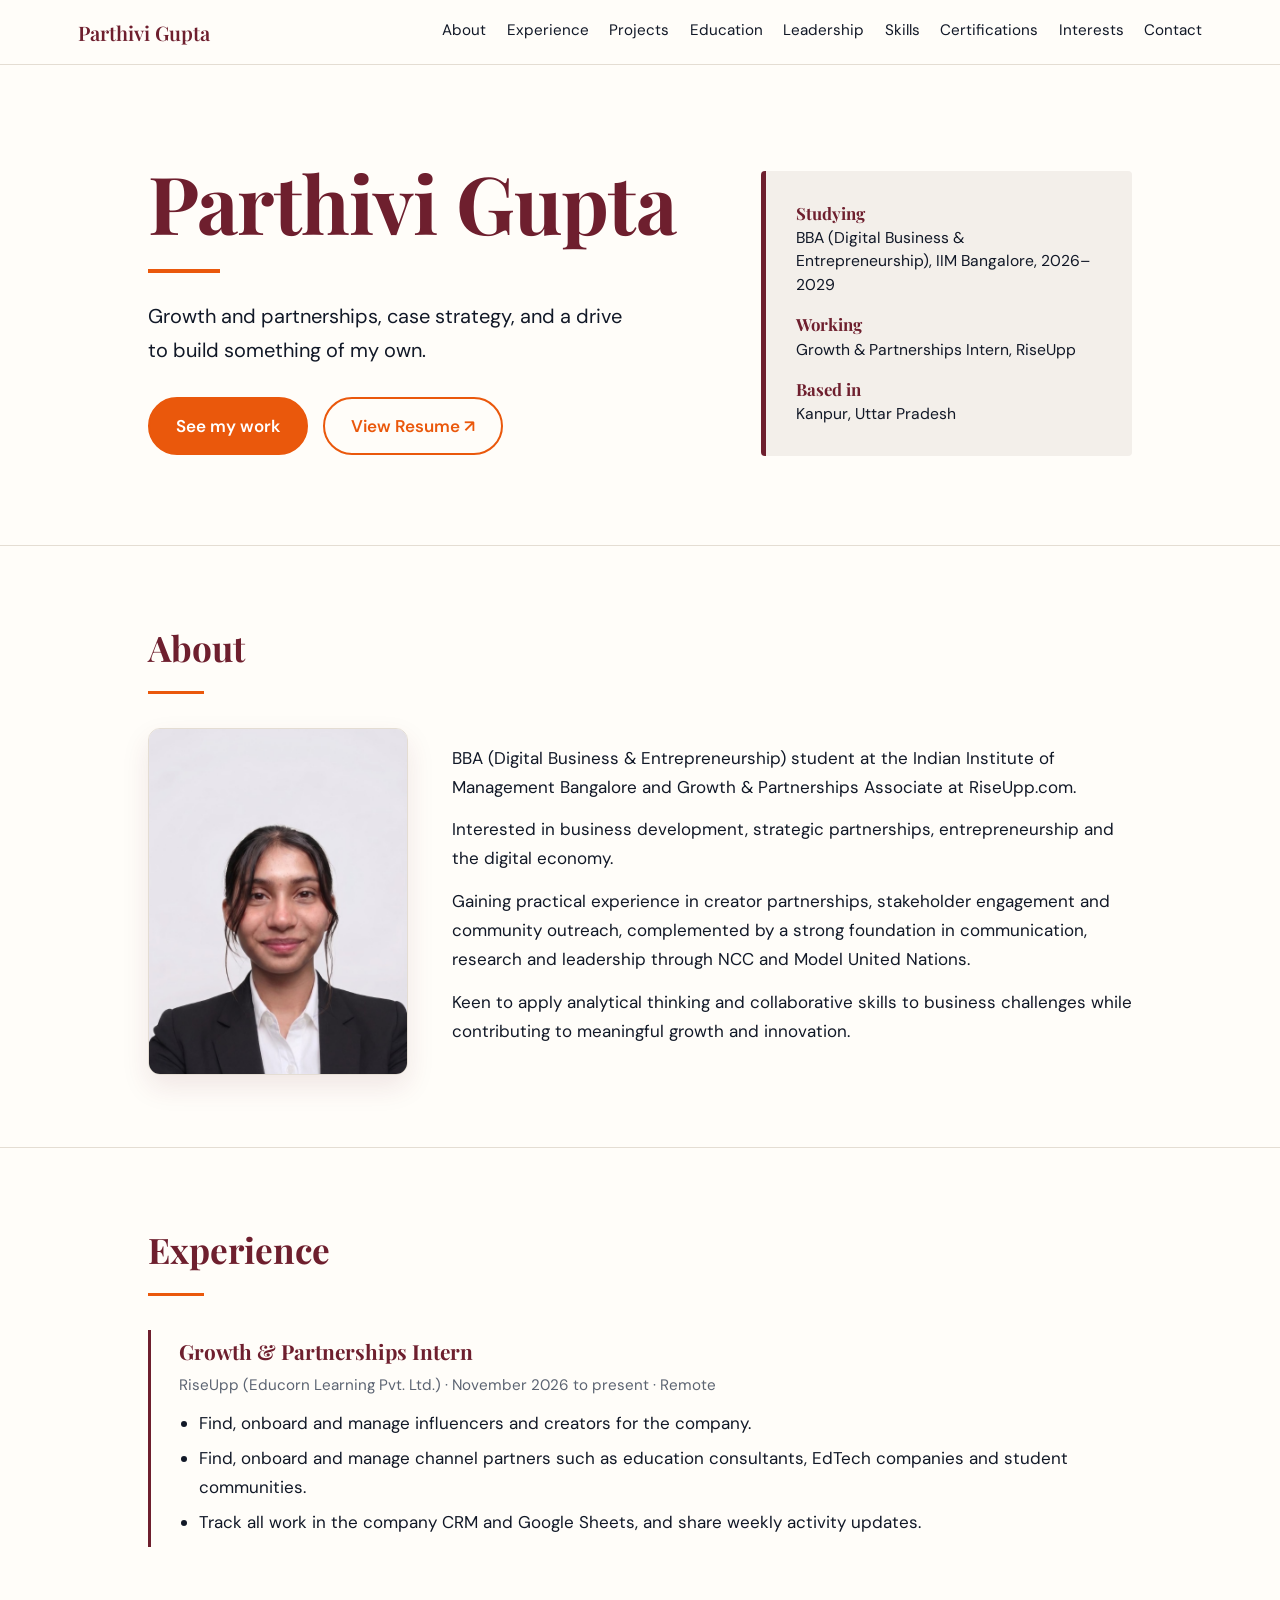
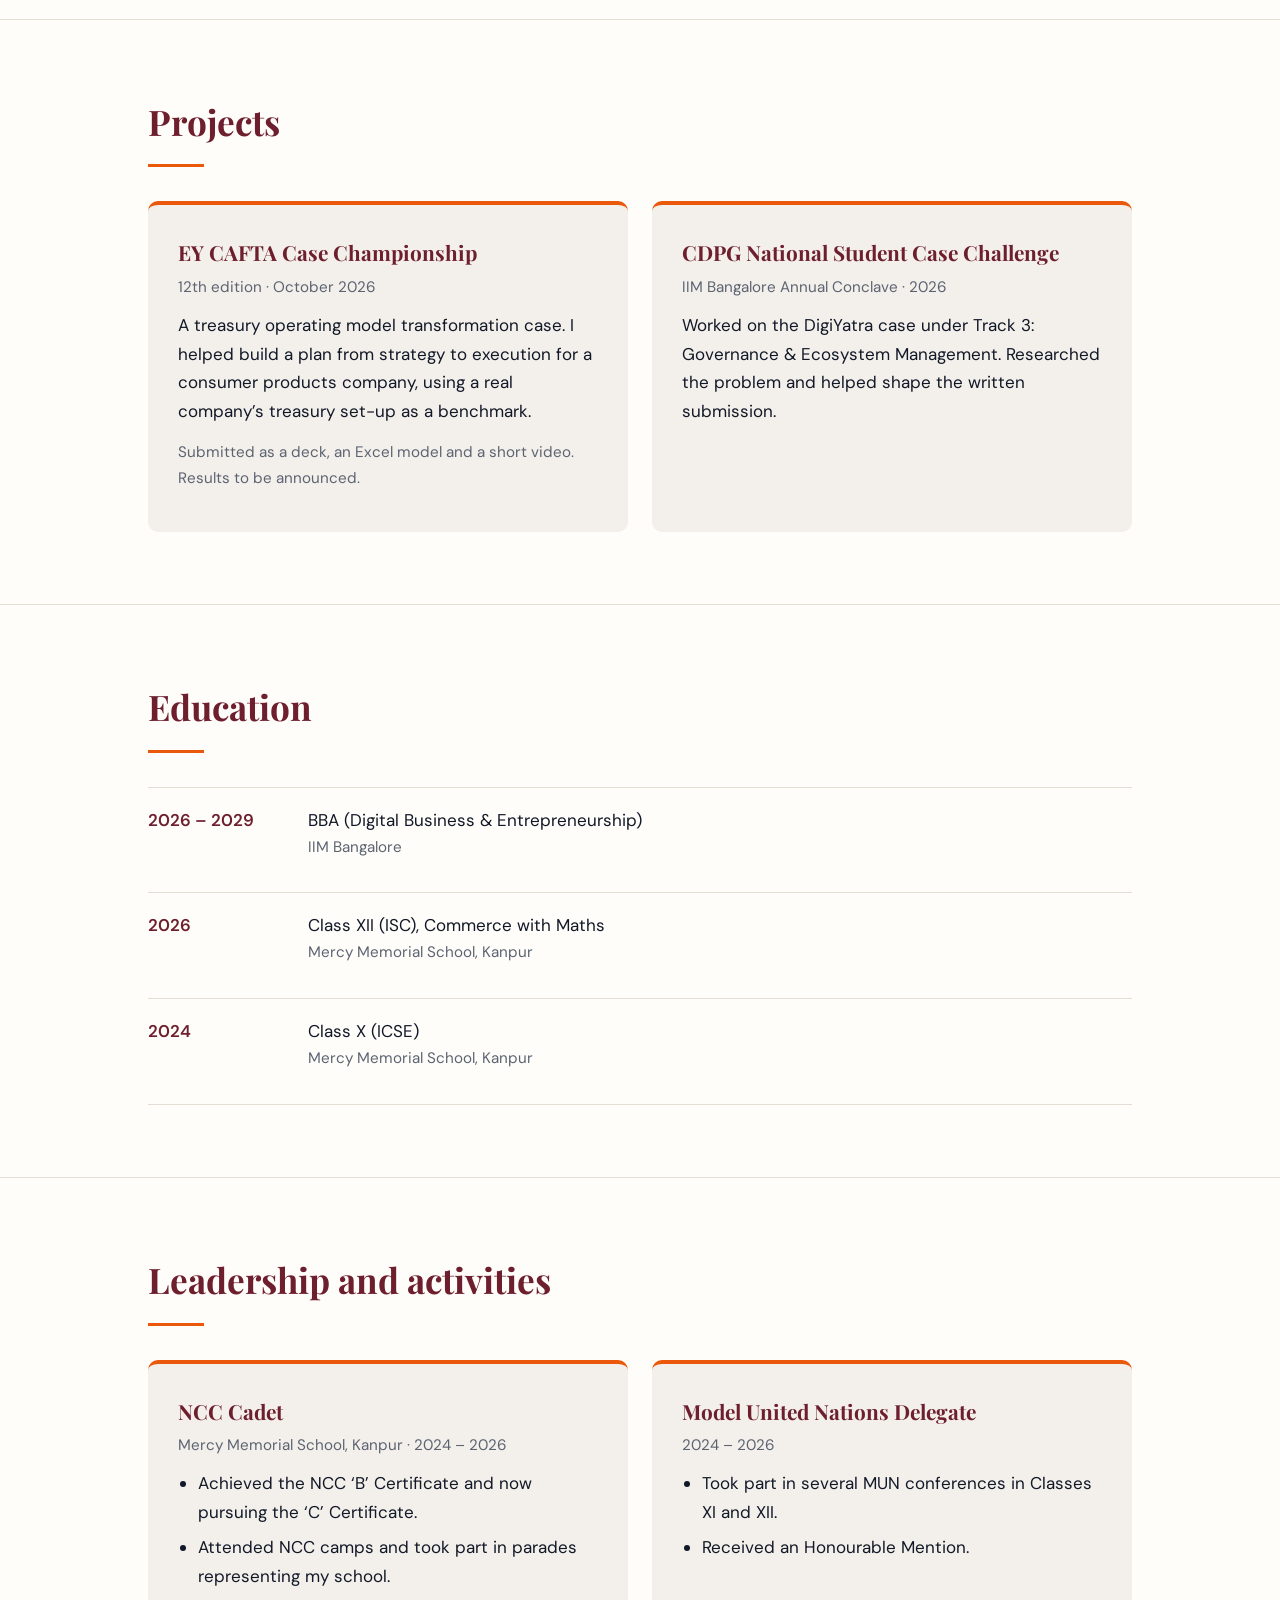
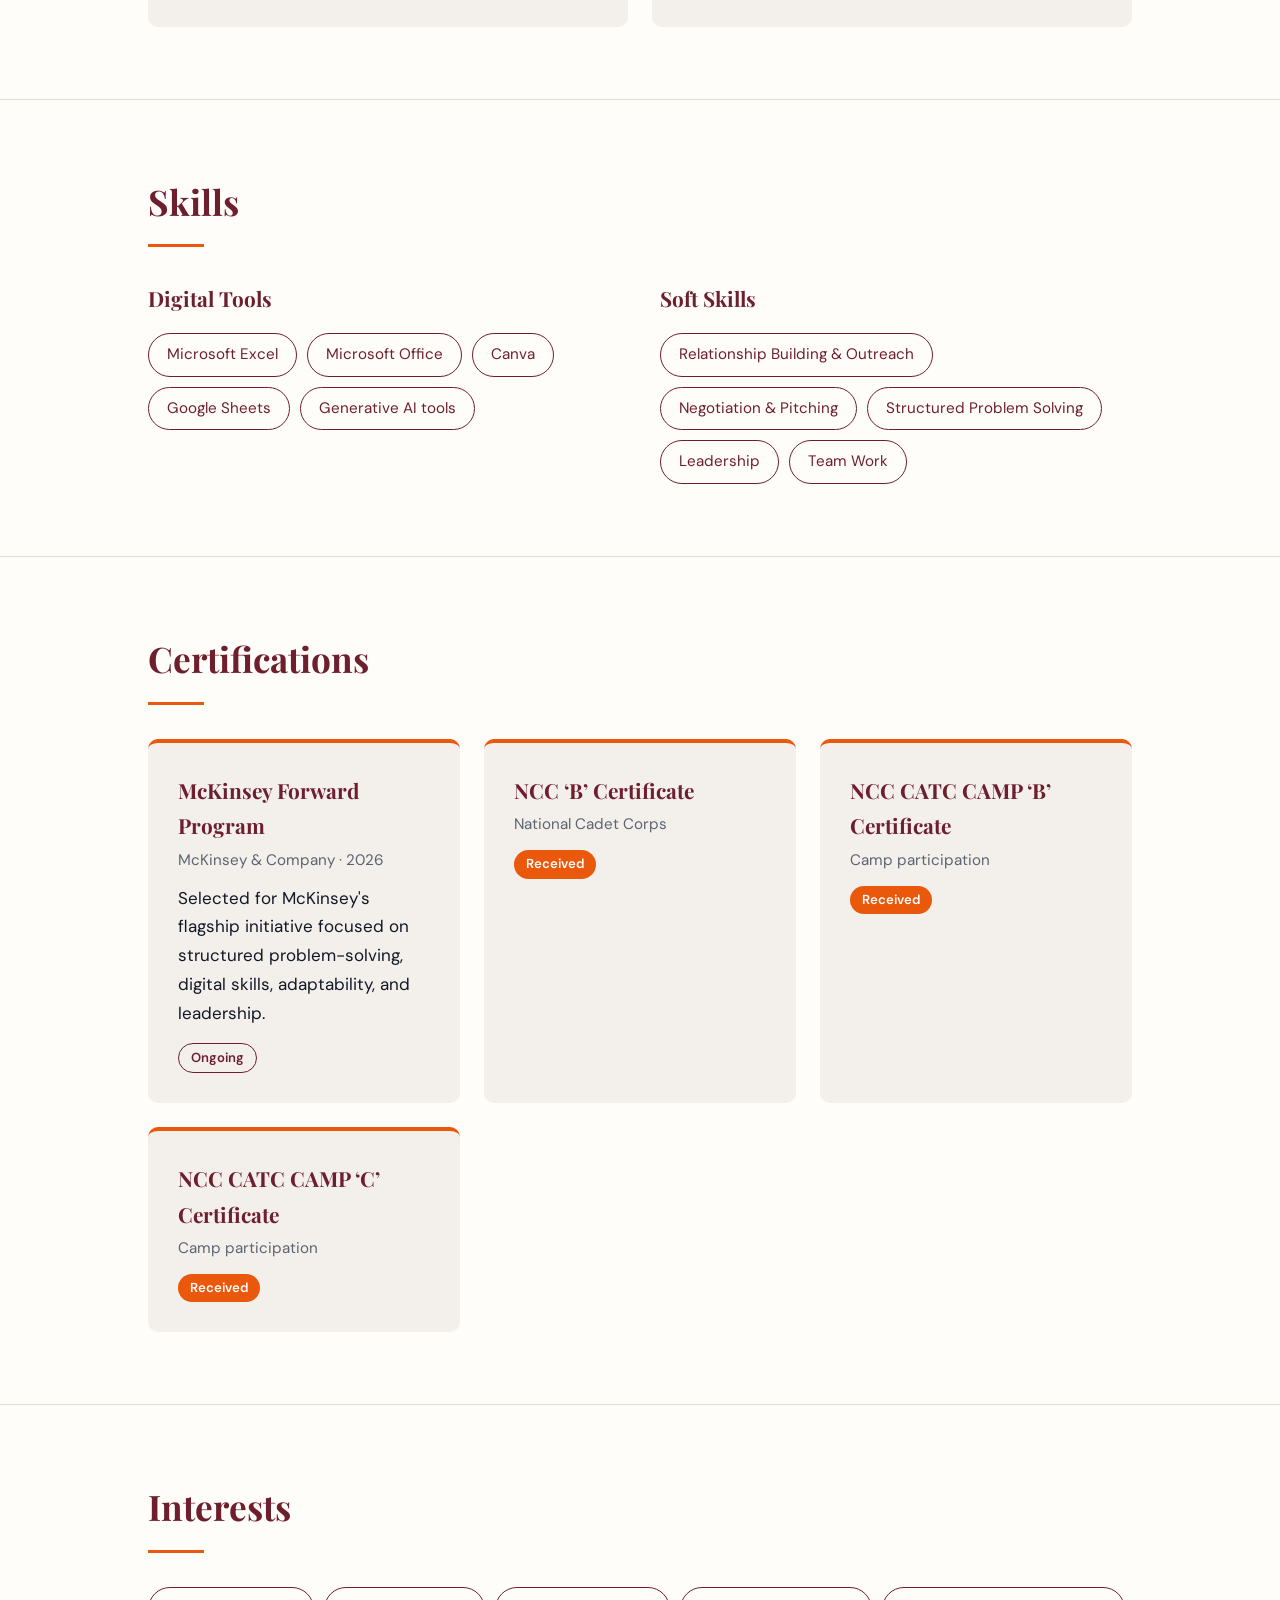
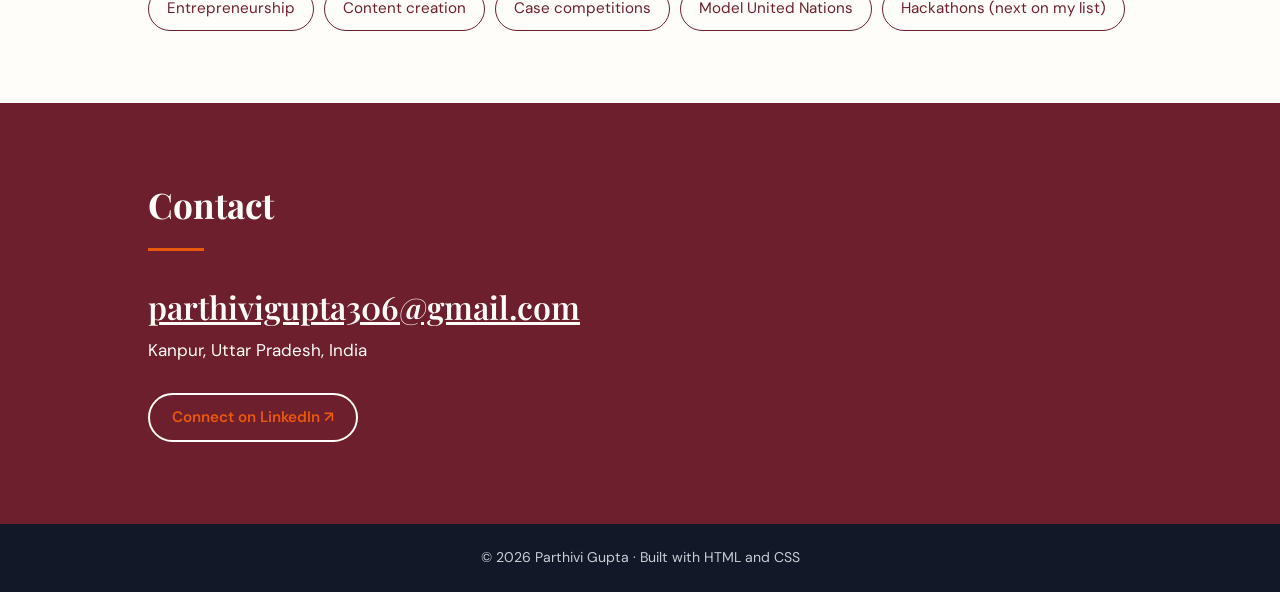
<file: index.html>
<!DOCTYPE html>
<html lang="en">
<head>
<meta charset="utf-8">
<meta name="viewport" content="width=device-width, initial-scale=1">
<title>Parthivi Gupta | Portfolio</title>
<meta name="description" content="Portfolio of Parthivi Gupta — BBA (Digital Business &amp; Entrepreneurship) at IIM Bangalore. Growth &amp; Partnerships, case strategy, and leadership.">
<meta property="og:type" content="website">
<meta property="og:title" content="Parthivi Gupta | Portfolio">
<meta property="og:description" content="Growth and partnerships, case strategy, and a drive to build something of my own. BBA student at IIM Bangalore.">
<meta property="og:image" content="parthivi.jpg">
<link rel="stylesheet" href="https://fonts.googleapis.com/css2?family=Playfair+Display:wght@500;600;700&family=DM+Sans:wght@400;500;600&display=swap">
<link rel="stylesheet" href="styles.css">
</head>
<body>

<header class="top">
  <div class="wrap">
    <a class="logo" href="#home">Parthivi Gupta</a>
    <nav aria-label="Main menu">
      <a href="#about">About</a>
      <a href="#experience">Experience</a>
      <a href="#projects">Projects</a>
      <a href="#education">Education</a>
      <a href="#leadership">Leadership</a>
      <a href="#skills">Skills</a>
      <a href="#certifications">Certifications</a>
      <a href="#interests">Interests</a>
      <a href="#contact">Contact</a>
    </nav>
  </div>
</header>

<main>
<div class="hero" id="home">
  <div class="wrap">
    <div>
      <h1>Parthivi Gupta</h1>
      <div class="rule"></div>
      <p class="lead">Growth and partnerships, case strategy, and a drive to build something of my own.</p>
      <a class="btn fill" href="#projects">See my work</a>
      <a class="btn line" href="resume.pdf" target="_blank" rel="noopener">View Resume ↗</a>
    </div>
    <aside class="facts" aria-label="Quick facts">
      <p><b>Studying</b>BBA (Digital Business &amp; Entrepreneurship), IIM Bangalore, 2026–2029</p>
      <p><b>Working</b>Growth &amp; Partnerships Intern, RiseUpp</p>
      <p><b>Based in</b>Kanpur, Uttar Pradesh</p>
    </aside>
  </div>
</div>

<section id="about">
  <div class="wrap">
    <h2>About</h2>
    <div class="about-grid">
      <div class="about-photo">
        <img src="parthivi.jpg" alt="Parthivi Gupta" width="576" height="1024">
      </div>
      <div class="about-text">
        <p>BBA (Digital Business &amp; Entrepreneurship) student at the Indian Institute of Management Bangalore and Growth &amp; Partnerships Associate at RiseUpp.com.</p>
        <p>Interested in business development, strategic partnerships, entrepreneurship and the digital economy.</p>
        <p>Gaining practical experience in creator partnerships, stakeholder engagement and community outreach, complemented by a strong foundation in communication, research and leadership through NCC and Model United Nations.</p>
        <p>Keen to apply analytical thinking and collaborative skills to business challenges while contributing to meaningful growth and innovation.</p>
      </div>
    </div>
  </div>
</section>

<section id="experience">
  <div class="wrap">
    <h2>Experience</h2>
    <article class="role">
      <h3>Growth &amp; Partnerships Intern</h3>
      <p class="meta">RiseUpp (Educorn Learning Pvt. Ltd.) · November 2026 to present · Remote</p>
      <ul>
        <li>Find, onboard and manage influencers and creators for the company.</li>
        <li>Find, onboard and manage channel partners such as education consultants, EdTech companies and student communities.</li>
        <li>Track all work in the company CRM and Google Sheets, and share weekly activity updates.</li>
      </ul>
    </article>
  </div>
</section>

<section id="projects">
  <div class="wrap">
    <h2>Projects</h2>
    <div class="cards">
      <article class="card">
        <h3>EY CAFTA Case Championship</h3>
        <p class="meta">12th edition · October 2026</p>
        <p>A treasury operating model transformation case. I helped build a plan from strategy to execution for a consumer products company, using a real company’s treasury set-up as a benchmark.</p>
        <p class="meta">Submitted as a deck, an Excel model and a short video. Results to be announced.</p>
      </article>
      <article class="card">
        <h3>CDPG National Student Case Challenge</h3>
        <p class="meta">IIM Bangalore Annual Conclave · 2026</p>
        <p>Worked on the DigiYatra case under Track 3: Governance &amp; Ecosystem Management. Researched the problem and helped shape the written submission.</p>
      </article>
    </div>
  </div>
</section>

<section id="education">
  <div class="wrap">
    <h2>Education</h2>
    <div class="edu">
      <div><strong>2026 – 2029</strong><p>BBA (Digital Business &amp; Entrepreneurship)<span>IIM Bangalore</span></p></div>
      <div><strong>2026</strong><p>Class XII (ISC), Commerce with Maths<span>Mercy Memorial School, Kanpur</span></p></div>
      <div><strong>2024</strong><p>Class X (ICSE)<span>Mercy Memorial School, Kanpur</span></p></div>
    </div>
  </div>
</section>

<section id="leadership">
  <div class="wrap">
    <h2>Leadership and activities</h2>
    <div class="cards">
      <article class="card">
        <h3>NCC Cadet</h3>
        <p class="meta">Mercy Memorial School, Kanpur · 2024 – 2026</p>
        <ul>
          <li>Achieved the NCC ‘B’ Certificate and now pursuing the ‘C’ Certificate.</li>
          <li>Attended NCC camps and took part in parades representing my school.</li>
        </ul>
      </article>
      <article class="card">
        <h3>Model United Nations Delegate</h3>
        <p class="meta">2024 – 2026</p>
        <ul>
          <li>Took part in several MUN conferences in Classes XI and XII.</li>
          <li>Received an Honourable Mention.</li>
        </ul>
      </article>
    </div>
  </div>
</section>

<section id="skills">
  <div class="wrap">
    <h2>Skills</h2>
    <div class="two">
      <div>
        <h3>Digital Tools</h3>
        <ul class="chips">
          <li>Microsoft Excel</li><li>Microsoft Office</li><li>Canva</li><li>Google Sheets</li><li>Generative AI tools</li>
        </ul>
      </div>
      <div>
        <h3>Soft Skills</h3>
        <ul class="chips">
          <li>Relationship Building &amp; Outreach</li><li>Negotiation &amp; Pitching</li><li>Structured Problem Solving</li><li>Leadership</li><li>Team Work</li>
        </ul>
      </div>
    </div>
  </div>
</section>

<section id="certifications">
  <div class="wrap">
    <h2>Certifications</h2>
    <div class="cards">
      <article class="card">
        <h3>McKinsey Forward Program</h3>
        <p class="meta">McKinsey &amp; Company · 2026</p>
        <p>Selected for McKinsey's flagship initiative focused on structured problem-solving, digital skills, adaptability, and leadership.</p>
        <span class="tag wait">Ongoing</span>
      </article>
      <article class="card"><h3>NCC ‘B’ Certificate</h3><p class="meta">National Cadet Corps</p><span class="tag">Received</span></article>
      <article class="card"><h3>NCC CATC CAMP ‘B’ Certificate</h3><p class="meta">Camp participation</p><span class="tag">Received</span></article>
      <article class="card"><h3>NCC CATC CAMP ‘C’ Certificate</h3><p class="meta">Camp participation</p><span class="tag">Received</span></article>
    </div>
  </div>
</section>

<section id="interests">
  <div class="wrap">
    <h2>Interests</h2>
    <ul class="chips">
      <li>Entrepreneurship</li><li>Content creation</li><li>Case competitions</li><li>Model United Nations</li><li>Hackathons (next on my list)</li>
    </ul>
  </div>
</section>

<section class="contact" id="contact">
  <div class="wrap">
    <h2>Contact</h2>
    <a class="big" href="mailto:parthivigupta306@gmail.com">parthivigupta306@gmail.com</a>
    <p>Kanpur, Uttar Pradesh, India</p>
    <a class="btn line contact-btn" href="https://www.linkedin.com/in/parthivigupta/" target="_blank" rel="noopener">Connect on LinkedIn ↗</a>
  </div>
</section>
</main>

<footer>© 2026 Parthivi Gupta · Built with HTML and CSS</footer>
</body>
</html>
</file>
<file: styles.css>
:root{
  --cream:#FFFDF9;      /* page background */
  --ink:#111827;        /* main text */
  --burgundy:#6E1F2E;   /* headings */
  --terracotta:#EA580C; /* accents */
  --sand:#F3EFEA;       /* cards */
  --muted:#5C6472;
  --line:#E4DDD3;
}
*{box-sizing:border-box}
html{scroll-behavior:smooth;scroll-padding-top:80px}
body{margin:0;background:var(--cream);color:var(--ink);font:400 17px/1.7 "DM Sans",system-ui,-apple-system,"Segoe UI",Arial,sans-serif}
h1,h2,h3{font-family:"Playfair Display",Georgia,"Times New Roman",serif;color:var(--burgundy);margin:0}
a{color:var(--burgundy)}
a:focus-visible,.btn:focus-visible{outline:3px solid var(--terracotta);outline-offset:3px;border-radius:4px}
.wrap{max-width:1040px;margin:0 auto;padding:0 28px}

/* ---------- Top menu ---------- */
.top{position:sticky;top:0;z-index:10;background:rgba(255,253,249,.94);backdrop-filter:blur(6px);border-bottom:1px solid var(--line)}
.top .wrap{max-width:1180px;display:flex;align-items:center;justify-content:space-between;gap:20px;min-height:64px;flex-wrap:nowrap}
.logo{font:600 1.25rem "Playfair Display",Georgia,serif;color:var(--burgundy);text-decoration:none;white-space:nowrap}
.top nav{display:flex;gap:clamp(12px,1.6vw,22px);align-items:center;flex-shrink:0}
.top nav a{color:var(--ink);text-decoration:none;font-size:.95rem;padding:4px 0;border-bottom:2px solid transparent;white-space:nowrap}
.top nav a:hover{border-bottom-color:var(--terracotta)}

/* ---------- Hero ---------- */
.hero{padding:96px 0 80px}
.hero .wrap{display:grid;grid-template-columns:1.5fr 1fr;gap:56px;align-items:center}
.hero h1{font-size:clamp(2.8rem,7vw,5rem);line-height:1.02;font-weight:700;letter-spacing:-.01em}
.hero .rule{width:72px;height:4px;background:var(--terracotta);margin:26px 0}
.hero p.lead{font-size:1.25rem;max-width:34ch;margin:0 0 30px}
.btn{display:inline-block;text-decoration:none;font-weight:600;padding:13px 26px;border-radius:999px;margin:0 10px 10px 0;border:2px solid var(--terracotta)}
.btn.fill{background:var(--terracotta);color:#fff}
.btn.fill:hover{background:#C84A09;border-color:#C84A09}
.btn.line{color:var(--terracotta)}
.btn.line:hover{background:var(--terracotta);color:#fff}
.facts{background:var(--sand);border-left:5px solid var(--burgundy);padding:30px 30px;border-radius:4px}
.facts p{margin:0 0 16px;font-size:.98rem;line-height:1.5}
.facts p:last-child{margin:0}
.facts b{display:block;color:var(--burgundy);font-family:"Playfair Display",Georgia,serif;font-size:1.05rem}

/* ---------- Sections ---------- */
section{padding:72px 0;border-top:1px solid var(--line)}
h2{font-size:2.2rem;margin-bottom:34px;position:relative;padding-bottom:16px}
h2::after{content:"";position:absolute;left:0;bottom:0;width:56px;height:3px;background:var(--terracotta)}
h3{font-size:1.3rem;margin-bottom:4px}
p{margin:0 0 14px}
.meta{color:var(--muted);font-size:.95rem;margin-bottom:10px}
ul{margin:0;padding-left:20px}
li{margin-bottom:6px}
.narrow{max-width:66ch}
.about-grid{display:grid;grid-template-columns:260px 1fr;gap:44px;align-items:center}
.about-photo img{width:100%;max-width:260px;height:auto;aspect-ratio:3/4;object-fit:cover;object-position:center 20%;border-radius:12px;box-shadow:0 12px 28px rgba(110,31,46,.1);border:1px solid var(--line);display:block}
.about-text{max-width:62ch}

/* Experience */
.role{border-left:3px solid var(--burgundy);padding:4px 0 4px 28px}

/* Cards */
.cards{display:grid;grid-template-columns:repeat(auto-fit,minmax(min(100%,300px),1fr));gap:24px}
.card{background:var(--sand);border-radius:10px;padding:30px;border-top:4px solid var(--terracotta);transition:transform .2s ease,box-shadow .2s ease}
.card:hover{transform:translateY(-4px);box-shadow:0 14px 28px rgba(110,31,46,.12)}
.tag{display:inline-block;font-size:.82rem;font-weight:600;padding:3px 12px;border-radius:999px;background:var(--terracotta);color:#fff}
.tag.wait{background:transparent;color:var(--burgundy);border:1.5px solid var(--burgundy)}

/* Education */
.edu{display:grid;gap:0}
.edu div{display:grid;grid-template-columns:140px 1fr;gap:20px;padding:18px 0;border-bottom:1px solid var(--line)}
.edu div:first-child{border-top:1px solid var(--line)}
.edu strong{color:var(--burgundy);font-weight:600}
.edu span{display:block;color:var(--muted);font-size:.95rem}

/* Skills */
.chips{display:flex;flex-wrap:wrap;gap:10px;margin:0;padding:0;list-style:none}
.chips li{margin:0;padding:8px 18px;border:1.5px solid var(--burgundy);border-radius:999px;font-size:.95rem;color:var(--burgundy)}
.two{display:grid;grid-template-columns:repeat(auto-fit,minmax(min(100%,300px),1fr));gap:40px}
.two h3{margin-bottom:16px}

/* Contact */
.contact{background:var(--burgundy);color:var(--cream);border-top:0}
.contact h2{color:var(--cream)}
.contact a{color:var(--cream)}
.contact .big{font:600 clamp(1.3rem,3.4vw,2rem) "Playfair Display",Georgia,serif;display:block;margin-bottom:8px;word-break:break-word}
.contact-btn{color:var(--cream);border-color:var(--cream);margin-top:14px;padding:10px 22px;font-size:.95rem}
.contact-btn:hover{background:var(--cream);color:var(--burgundy);border-color:var(--cream)}
footer{background:var(--ink);color:#C9CED6;text-align:center;font-size:.88rem;padding:22px}

@media (max-width:880px){
  .top .wrap{flex-wrap:wrap;gap:12px;padding-top:10px;padding-bottom:10px}
  .top nav{gap:10px 16px;justify-content:center}
}
@media (max-width:820px){
  .hero{padding:64px 0 56px}
  .hero .wrap{grid-template-columns:1fr;gap:36px}
  .about-grid{grid-template-columns:1fr;gap:28px}
  .about-photo img{max-width:220px;margin:0 auto}
  .edu div{grid-template-columns:1fr;gap:4px}
}
@media (prefers-reduced-motion:reduce){html{scroll-behavior:auto}.card{transition:none}.card:hover{transform:none}}
</file>
